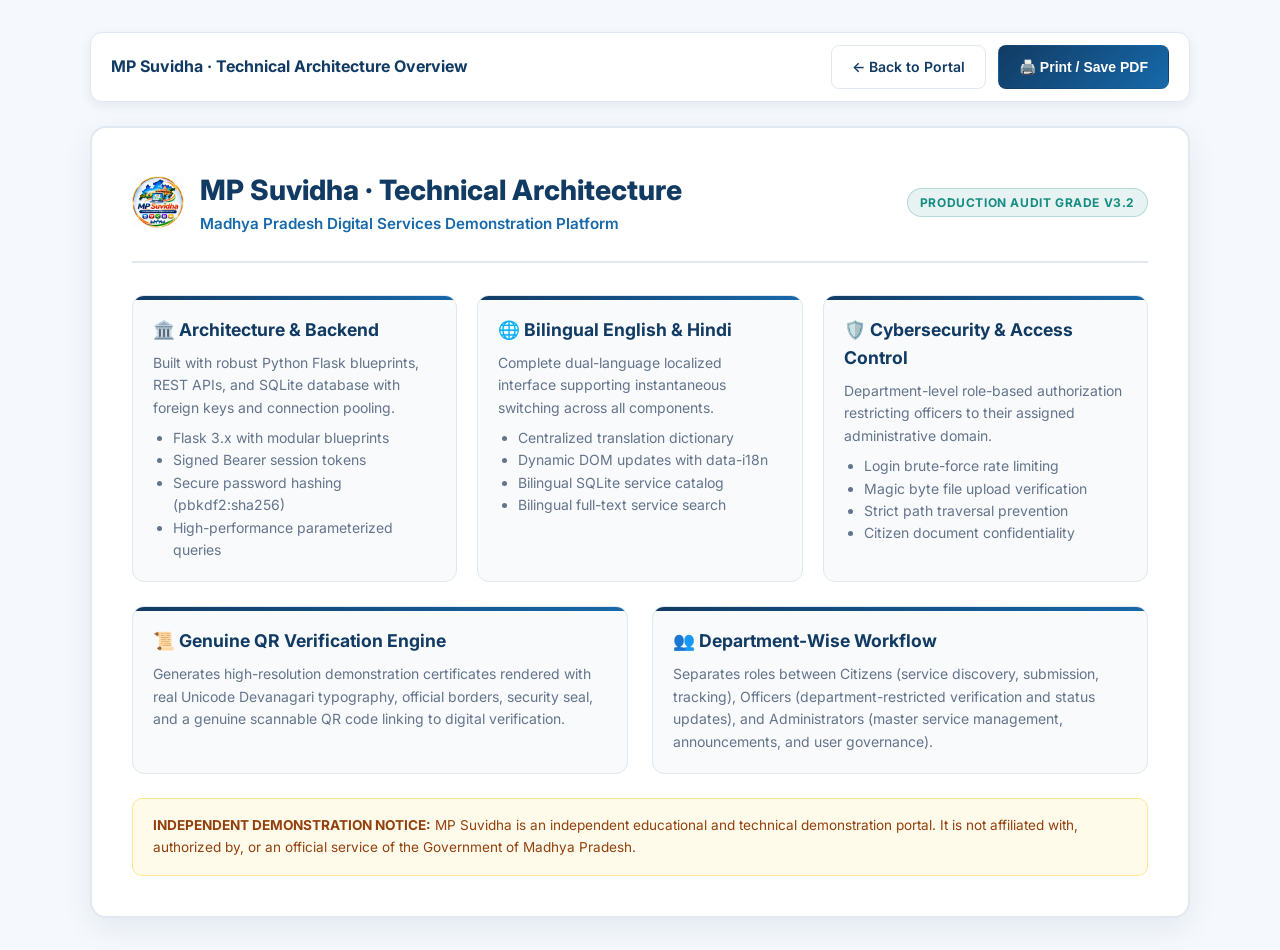
<file: templates/poster.html>
<!doctype html>
<html lang="en">

<head>
  <meta charset="utf-8">
  <meta name="viewport" content="width=device-width, initial-scale=1">
  <title>MP Suvidha · System Architecture & Technical Overview</title>
  <link rel="icon" type="image/png" href="/static/images/mp-suvidha-icon.png">
  <link rel="preconnect" href="https://fonts.googleapis.com">
  <link rel="preconnect" href="https://fonts.gstatic.com" crossorigin>
  <link href="https://fonts.googleapis.com/css2?family=Inter:wght@400;500;600;700;800;900&family=Manrope:wght@700;800&family=JetBrains+Mono:wght@600&display=swap" rel="stylesheet">
  <style>
    :root {
      --navy: #123B63;
      --royal: #1769AA;
      --saffron: #F4A340;
      --teal: #168C83;
      --bg: #F5F8FC;
      --white: #FFFFFF;
      --border: #E2E8F0;
      --text: #1F2937;
      --text-muted: #64748B;
    }
    * { box-sizing: border-box; margin: 0; padding: 0; }
    body {
      background-color: var(--bg);
      color: var(--text);
      font-family: 'Inter', sans-serif;
      line-height: 1.6;
      padding: 2rem 1rem;
      display: flex;
      flex-direction: column;
      align-items: center;
      min-height: 100vh;
    }
    .action-bar {
      width: 100%;
      max-width: 1100px;
      display: flex;
      justify-content: space-between;
      align-items: center;
      margin-bottom: 1.5rem;
      padding: 0.75rem 1.25rem;
      background: var(--white);
      border: 1px solid var(--border);
      border-radius: 12px;
      box-shadow: 0 4px 12px rgba(18, 59, 99, 0.08);
    }
    .btn {
      display: inline-flex;
      align-items: center;
      gap: 0.5rem;
      padding: 0.6rem 1.25rem;
      border-radius: 8px;
      font-weight: 600;
      font-size: 0.875rem;
      text-decoration: none;
      cursor: pointer;
      border: 1px solid transparent;
      transition: all 0.2s ease;
    }
    .btn-primary {
      background: linear-gradient(135deg, var(--navy), var(--royal));
      color: var(--white);
    }
    .btn-outline {
      background: var(--white);
      border: 1px solid var(--border);
      color: var(--navy);
    }
    .poster-container {
      width: 100%;
      max-width: 1100px;
      background: var(--white);
      border: 2px solid var(--border);
      border-radius: 16px;
      padding: 2.5rem;
      box-shadow: 0 10px 30px rgba(18, 59, 99, 0.08);
    }
    .poster-header {
      border-bottom: 2px solid var(--border);
      padding-bottom: 1.5rem;
      margin-bottom: 2rem;
      display: flex;
      justify-content: space-between;
      align-items: center;
      flex-wrap: wrap;
      gap: 1rem;
    }
    .poster-brand {
      display: flex;
      align-items: center;
      gap: 1rem;
    }
    .poster-logo {
      height: 52px;
      width: auto;
    }
    .poster-title {
      font-size: 1.75rem;
      font-weight: 800;
      color: var(--navy);
    }
    .poster-subtitle {
      color: var(--royal);
      font-weight: 600;
      font-size: 0.95rem;
    }
    .badge {
      display: inline-block;
      padding: 0.25rem 0.75rem;
      border-radius: 999px;
      font-size: 0.75rem;
      font-weight: 700;
      text-transform: uppercase;
      letter-spacing: 0.05em;
      background: rgba(22, 140, 131, 0.1);
      color: var(--teal);
      border: 1px solid rgba(22, 140, 131, 0.25);
    }
    .grid-2 {
      display: grid;
      grid-template-columns: repeat(auto-fit, minmax(320px, 1fr));
      gap: 1.5rem;
      margin-bottom: 1.5rem;
    }
    .grid-3 {
      display: grid;
      grid-template-columns: repeat(auto-fit, minmax(260px, 1fr));
      gap: 1.25rem;
      margin-bottom: 1.5rem;
    }
    .card {
      background: #F8FAFC;
      border: 1px solid var(--border);
      border-radius: 12px;
      padding: 1.25rem;
      position: relative;
      overflow: hidden;
    }
    .card::before {
      content: "";
      position: absolute;
      top: 0;
      left: 0;
      right: 0;
      height: 4px;
      background: linear-gradient(90deg, var(--navy), var(--royal));
    }
    .card h3 {
      color: var(--navy);
      font-size: 1.1rem;
      margin-bottom: 0.5rem;
      display: flex;
      align-items: center;
      gap: 0.5rem;
    }
    .card p, .card li {
      color: var(--text-muted);
      font-size: 0.875rem;
    }
    .card ul {
      margin-left: 1.25rem;
      margin-top: 0.5rem;
    }
    .disclaimer-box {
      background: #FFFBEB;
      border: 1px solid #FDE68A;
      border-radius: 10px;
      padding: 1rem 1.25rem;
      margin-top: 1.5rem;
      font-size: 0.85rem;
      color: #92400E;
    }
    @media print {
      body { padding: 0; background: #fff; }
      .action-bar { display: none; }
      .poster-container { border: none; box-shadow: none; padding: 1rem; }
    }
  </style>
</head>

<body>
  <div class="action-bar">
    <div style="font-weight: 700; color: var(--navy);">MP Suvidha · Technical Architecture Overview</div>
    <div style="display: flex; gap: 0.75rem;">
      <a href="/" class="btn btn-outline">&larr; Back to Portal</a>
      <button onclick="window.print()" class="btn btn-primary">🖨️ Print / Save PDF</button>
    </div>
  </div>

  <main class="poster-container">
    <header class="poster-header">
      <div class="poster-brand">
        <img src="/static/images/mp-suvidha-logo.png" alt="MP Suvidha Logo" class="poster-logo">
        <div>
          <h1 class="poster-title">MP Suvidha · Technical Architecture</h1>
          <div class="poster-subtitle">Madhya Pradesh Digital Services Demonstration Platform</div>
        </div>
      </div>
      <div>
        <span class="badge">Production Audit Grade v3.2</span>
      </div>
    </header>

    <div class="grid-3">
      <div class="card">
        <h3>🏛️ Architecture & Backend</h3>
        <p>Built with robust Python Flask blueprints, REST APIs, and SQLite database with foreign keys and connection pooling.</p>
        <ul>
          <li>Flask 3.x with modular blueprints</li>
          <li>Signed Bearer session tokens</li>
          <li>Secure password hashing (pbkdf2:sha256)</li>
          <li>High-performance parameterized queries</li>
        </ul>
      </div>

      <div class="card">
        <h3>🌐 Bilingual English & Hindi</h3>
        <p>Complete dual-language localized interface supporting instantaneous switching across all components.</p>
        <ul>
          <li>Centralized translation dictionary</li>
          <li>Dynamic DOM updates with data-i18n</li>
          <li>Bilingual SQLite service catalog</li>
          <li>Bilingual full-text service search</li>
        </ul>
      </div>

      <div class="card">
        <h3>🛡️ Cybersecurity & Access Control</h3>
        <p>Department-level role-based authorization restricting officers to their assigned administrative domain.</p>
        <ul>
          <li>Login brute-force rate limiting</li>
          <li>Magic byte file upload verification</li>
          <li>Strict path traversal prevention</li>
          <li>Citizen document confidentiality</li>
        </ul>
      </div>
    </div>

    <div class="grid-2">
      <div class="card">
        <h3>📜 Genuine QR Verification Engine</h3>
        <p>Generates high-resolution demonstration certificates rendered with real Unicode Devanagari typography, official borders, security seal, and a genuine scannable QR code linking to digital verification.</p>
      </div>

      <div class="card">
        <h3>👥 Department-Wise Workflow</h3>
        <p>Separates roles between Citizens (service discovery, submission, tracking), Officers (department-restricted verification and status updates), and Administrators (master service management, announcements, and user governance).</p>
      </div>
    </div>

    <div class="disclaimer-box">
      <strong>INDEPENDENT DEMONSTRATION NOTICE:</strong> MP Suvidha is an independent educational and technical demonstration portal. It is not affiliated with, authorized by, or an official service of the Government of Madhya Pradesh.
    </div>
  </main>
</body>
</html>
</file>
